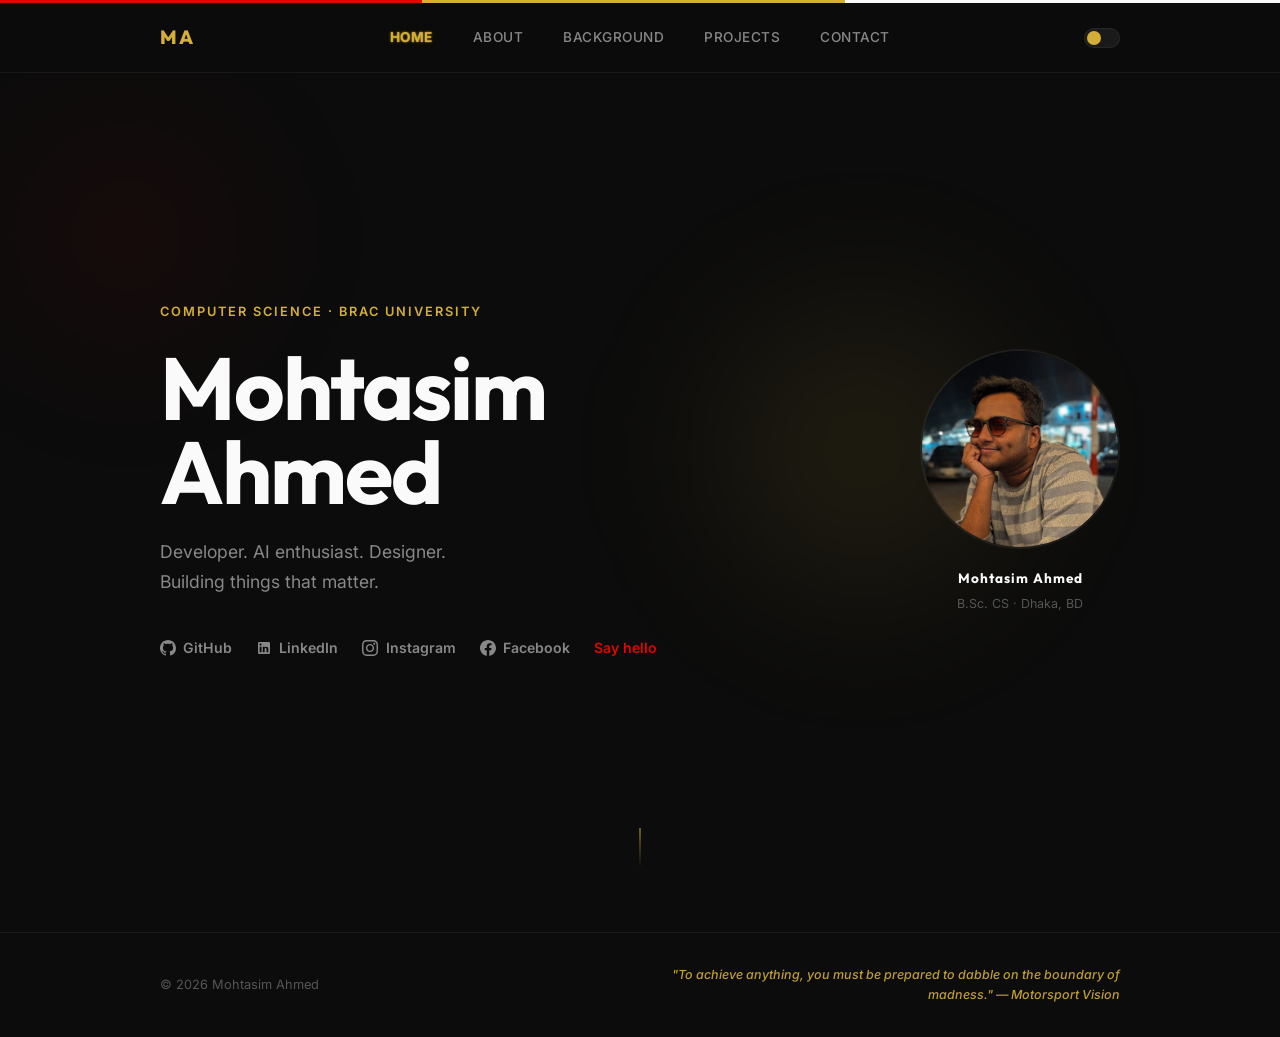
<file: index.html>
<!DOCTYPE html>
<html lang="en" data-theme="dark">
<head>
    <meta charset="UTF-8">
    <meta name="viewport" content="width=device-width, initial-scale=1.0">
    <meta name="description" content="Mohtasim Ahmed — CS Student, Developer, Creator">
    <title>Mohtasim Ahmed</title>
    <link rel="icon" type="image/svg+xml" href="favicon.svg">
    <link rel="alternate icon" type="image/png" href="favicon.png">
    <link rel="apple-touch-icon" href="favicon.png">
    <link rel="preconnect" href="https://fonts.googleapis.com">
    <link rel="preconnect" href="https://fonts.gstatic.com" crossorigin>
    <link href="https://fonts.googleapis.com/css2?family=Inter:wght@300;400;500;600;700&family=Outfit:wght@500;600;700;800&display=swap" rel="stylesheet">
    <link rel="stylesheet" href="style.css">
</head>
<body>

    <div class="racing-stripe"></div>

    <header class="navbar" id="navbar">
        <div class="container nav-container">
            <a href="index.html" class="nav-logo">MA</a>
            <nav class="nav-links" id="nav-links">
                <a href="index.html" class="nav-link">Home</a>
                <a href="about.html" class="nav-link">About</a>
                <a href="experience.html" class="nav-link">Background</a>
                <a href="projects.html" class="nav-link">Projects</a>
                <a href="contact.html" class="nav-link">Contact</a>
            </nav>
            <div class="nav-actions">
                <button class="theme-toggle" id="theme-toggle" aria-label="Toggle Theme">
                    <span class="toggle-track">
                        <span class="toggle-thumb" id="toggle-thumb"></span>
                    </span>
                </button>
                <button class="mobile-toggle" id="mobile-toggle" aria-label="Menu">
                    <span class="hamburger"></span>
                </button>
            </div>
        </div>
    </header>

    <main>
        <section class="hero-section">
            <div class="container hero-container">
                <div class="hero-content">
                    <p class="hero-label">Computer Science · BRAC University</p>
                    <h1 class="hero-title">Mohtasim<br>Ahmed</h1>
                    <p class="hero-bio">Developer. AI enthusiast. Designer.<br>Building things that matter.</p>
                    
                    <div class="hero-links">
                        <a href="https://github.com/Brownspite" target="_blank" class="hero-link">
                            <svg class="social-icon" viewBox="0 0 24 24"><path d="M12 0C5.37 0 0 5.37 0 12c0 5.31 3.435 9.795 8.205 11.385.6.105.825-.255.825-.57 0-.285-.015-1.23-.015-2.235-3.015.555-3.795-.735-4.035-1.41-.135-.345-.72-1.41-1.23-1.695-.42-.225-1.02-.78-.015-.795.945-.015 1.62.87 1.845 1.23 1.08 1.815 2.805 1.305 3.495.99.105-.78.42-1.305.765-1.605-2.67-.3-5.46-1.335-5.46-5.925 0-1.305.465-2.385 1.23-3.225-.12-.3-.54-1.53.12-3.18 0 0 1.005-.315 3.3 1.23.96-.27 1.98-.405 3-.405s2.04.135 3 .405c2.295-1.56 3.3-1.23 3.3-1.23.66 1.65.24 2.88.12 3.18.765.84 1.23 1.905 1.23 3.225 0 4.605-2.805 5.625-5.475 5.925.435.375.81 1.095.81 2.22 0 1.605-.015 2.895-.015 3.3 0 .315.225.69.825.57A12.02 12.02 0 0024 12c0-6.63-5.37-12-12-12z"/></svg>
                            GitHub
                        </a>
                        <a href="https://www.linkedin.com/in/mohtasim-ahmed-0a634a277/" target="_blank" class="hero-link">
                            <svg class="social-icon" viewBox="0 0 24 24"><path d="M19 3a2 2 0 0 1 2 2v14a2 2 0 0 1-2 2H5a2 2 0 0 1-2-2V5a2 2 0 0 1 2-2h14m-.5 15.5v-5.3a3.26 3.26 0 0 0-3.26-3.26c-.85 0-1.84.52-2.28 1.3v-1.11h-2.79v8.37h2.79v-4.93c0-.77.62-1.4 1.39-1.4a1.4 1.4 0 0 1 1.4 1.4v4.93h2.75M6.88 8.56a1.68 1.68 0 0 0 1.68-1.68c0-.93-.75-1.69-1.68-1.69a1.69 1.69 0 0 0-1.69 1.69c0 .93.76 1.68 1.69 1.68m1.39 9.94v-8.37H5.5v8.37h2.77z"/></svg>
                            LinkedIn
                        </a>
                        <a href="https://www.instagram.com/arekta_rock_fan/" target="_blank" class="hero-link">
                            <svg class="social-icon" viewBox="0 0 24 24"><path d="M12 2.163c3.204 0 3.584.012 4.85.07 3.252.148 4.771 1.691 4.919 4.919.058 1.265.069 1.645.069 4.849 0 3.205-.012 3.584-.069 4.849-.149 3.225-1.664 4.771-4.919 4.919-1.266.058-1.644.07-4.85.07-3.204 0-3.584-.012-4.849-.07-3.26-.149-4.771-1.699-4.919-4.92-.058-1.265-.07-1.644-.07-4.849 0-3.204.013-3.583.07-4.849.149-3.227 1.664-4.771 4.919-4.919 1.266-.057 1.645-.069 4.849-.069zm0-2.163c-3.259 0-3.667.014-4.947.072-4.358.2-6.78 2.618-6.98 6.98-.059 1.281-.073 1.689-.073 4.948 0 3.259.014 3.668.072 4.948.2 4.358 2.618 6.78 6.98 6.98 1.281.058 1.689.072 4.948.072 3.259 0 3.668-.014 4.948-.072 4.354-.2 6.782-2.618 6.979-6.98.059-1.28.073-1.689.073-4.948 0-3.259-.014-3.667-.072-4.947-.196-4.354-2.617-6.78-6.979-6.98-1.281-.059-1.69-.073-4.949-.073zm0 5.838c-3.403 0-6.162 2.759-6.162 6.162s2.759 6.163 6.162 6.163 6.162-2.759 6.162-6.163c0-3.403-2.759-6.162-6.162-6.162zm0 10.162c-2.209 0-4-1.79-4-4 0-2.209 1.791-4 4-4s4 1.791 4 4c0 2.21-1.791 4-4 4zm6.406-11.845c-.796 0-1.441.645-1.441 1.44s.645 1.44 1.441 1.44c.795 0 1.439-.645 1.439-1.44s-.644-1.44-1.439-1.44z"/></svg>
                            Instagram
                        </a>
                        <a href="https://www.facebook.com/mohtasimahmed.sami.1/" target="_blank" class="hero-link">
                            <svg class="social-icon" viewBox="0 0 24 24"><path d="M24 12.073c0-6.627-5.373-12-12-12s-12 5.373-12 12c0 5.99 4.388 10.954 10.125 11.854v-8.385H7.078v-3.47h3.047V9.43c0-3.007 1.792-4.669 4.533-4.669 1.312 0 2.686.235 2.686.235v2.953H15.83c-1.491 0-1.956.925-1.956 1.874v2.25h3.328l-.532 3.47h-2.796v8.385C19.612 23.027 24 18.062 24 12.073z"/></svg>
                            Facebook
                        </a>
                        <a href="contact.html" class="hero-link accent">Say hello</a>
                    </div>
                </div>

                <div class="hero-visual">
                    <div class="profile-photo-wrap">
                        <img src="profile.jpg" alt="Mohtasim Ahmed" class="profile-img">
                    </div>
                    <div class="hero-card">
                        <span class="card-name">Mohtasim Ahmed</span>
                        <span class="card-detail">B.Sc. CS · Dhaka, BD</span>
                    </div>
                </div>
            </div>

            <div class="scroll-hint">
                <div class="scroll-line"></div>
            </div>
        </section>
    </main>

    <footer class="footer">
        <div class="container footer-container">
            <span>© 2026 Mohtasim Ahmed</span>
            <span class="footer-tagline" id="daily-quote"></span>
        </div>
    </footer>

    <script src="script.js"></script>
</body>
</html>
</file>
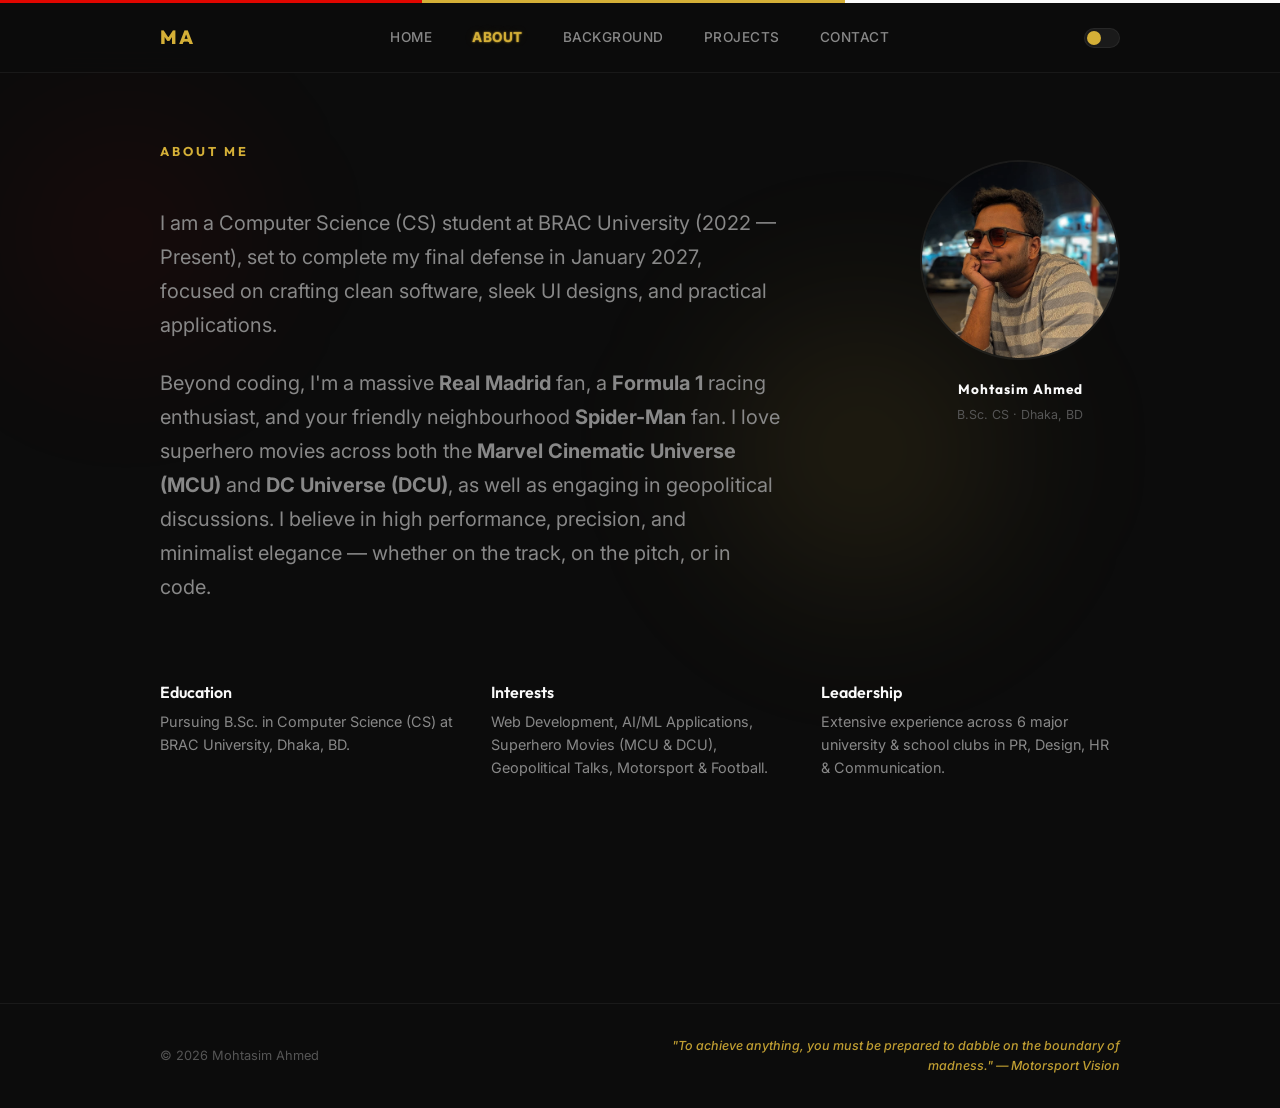
<file: about.html>
<!DOCTYPE html>
<html lang="en" data-theme="dark">
<head>
    <meta charset="UTF-8">
    <meta name="viewport" content="width=device-width, initial-scale=1.0">
    <meta name="description" content="About Mohtasim Ahmed — CS Student, Developer, Real Madrid & F1 Enthusiast">
    <title>About — Mohtasim Ahmed</title>
    <link rel="icon" type="image/svg+xml" href="favicon.svg">
    <link rel="alternate icon" type="image/png" href="favicon.png">
    <link rel="apple-touch-icon" href="favicon.png">
    <link rel="preconnect" href="https://fonts.googleapis.com">
    <link rel="preconnect" href="https://fonts.gstatic.com" crossorigin>
    <link href="https://fonts.googleapis.com/css2?family=Inter:wght@300;400;500;600;700&family=Outfit:wght@500;600;700;800&display=swap" rel="stylesheet">
    <link rel="stylesheet" href="style.css">
</head>
<body>

    <div class="racing-stripe"></div>

    <header class="navbar" id="navbar">
        <div class="container nav-container">
            <a href="index.html" class="nav-logo">MA</a>
            <nav class="nav-links" id="nav-links">
                <a href="index.html" class="nav-link">Home</a>
                <a href="about.html" class="nav-link">About</a>
                <a href="experience.html" class="nav-link">Background</a>
                <a href="projects.html" class="nav-link">Projects</a>
                <a href="contact.html" class="nav-link">Contact</a>
            </nav>
            <div class="nav-actions">
                <button class="theme-toggle" id="theme-toggle" aria-label="Toggle Theme">
                    <span class="toggle-track">
                        <span class="toggle-thumb" id="toggle-thumb"></span>
                    </span>
                </button>
                <button class="mobile-toggle" id="mobile-toggle" aria-label="Menu">
                    <span class="hamburger"></span>
                </button>
            </div>
        </div>
    </header>

    <main class="page-content">
        <section class="about-section" style="border-top: none; padding-top: 0;">
            <div class="container">
                <div class="about-hero-container">
                    <div class="about-hero-content">
                        <h1 class="section-title">About Me</h1>
                        <div class="about-text">
                            <p style="margin-bottom: 1.5rem;">
                                I am a Computer Science (CS) student at BRAC University (2022 — Present), set to complete my final defense in January 2027, focused on crafting clean software, sleek UI designs, and practical applications.
                            </p>
                            <p style="margin-bottom: 1.5rem;">
                                Beyond coding, I'm a massive <strong>Real Madrid</strong> fan, a <strong>Formula 1</strong> racing enthusiast, and your friendly neighbourhood <strong>Spider-Man</strong> fan. I love superhero movies across both the <strong>Marvel Cinematic Universe (MCU)</strong> and <strong>DC Universe (DCU)</strong>, as well as engaging in geopolitical discussions. I believe in high performance, precision, and minimalist elegance — whether on the track, on the pitch, or in code.
                            </p>
                        </div>
                    </div>

                    <div class="hero-visual" style="margin-top: 1rem;">
                        <div class="profile-photo-wrap">
                            <img src="profile.jpg" alt="Mohtasim Ahmed" class="profile-img">
                        </div>
                        <div class="hero-card">
                            <span class="card-name">Mohtasim Ahmed</span>
                            <span class="card-detail">B.Sc. CS · Dhaka, BD</span>
                        </div>
                    </div>
                </div>

                <div class="about-grid">
                    <div class="about-item">
                        <h3>Education</h3>
                        <p>Pursuing B.Sc. in Computer Science (CS) at BRAC University, Dhaka, BD.</p>
                    </div>
                    <div class="about-item">
                        <h3>Interests</h3>
                        <p>Web Development, AI/ML Applications, Superhero Movies (MCU & DCU), Geopolitical Talks, Motorsport & Football.</p>
                    </div>
                    <div class="about-item">
                        <h3>Leadership</h3>
                        <p>Extensive experience across 6 major university & school clubs in PR, Design, HR & Communication.</p>
                    </div>
                </div>
            </div>
        </section>
    </main>

    <footer class="footer">
        <div class="container footer-container">
            <span>© 2026 Mohtasim Ahmed</span>
            <span class="footer-tagline" id="daily-quote"></span>
        </div>
    </footer>

    <script src="script.js"></script>
</body>
</html>
</file>
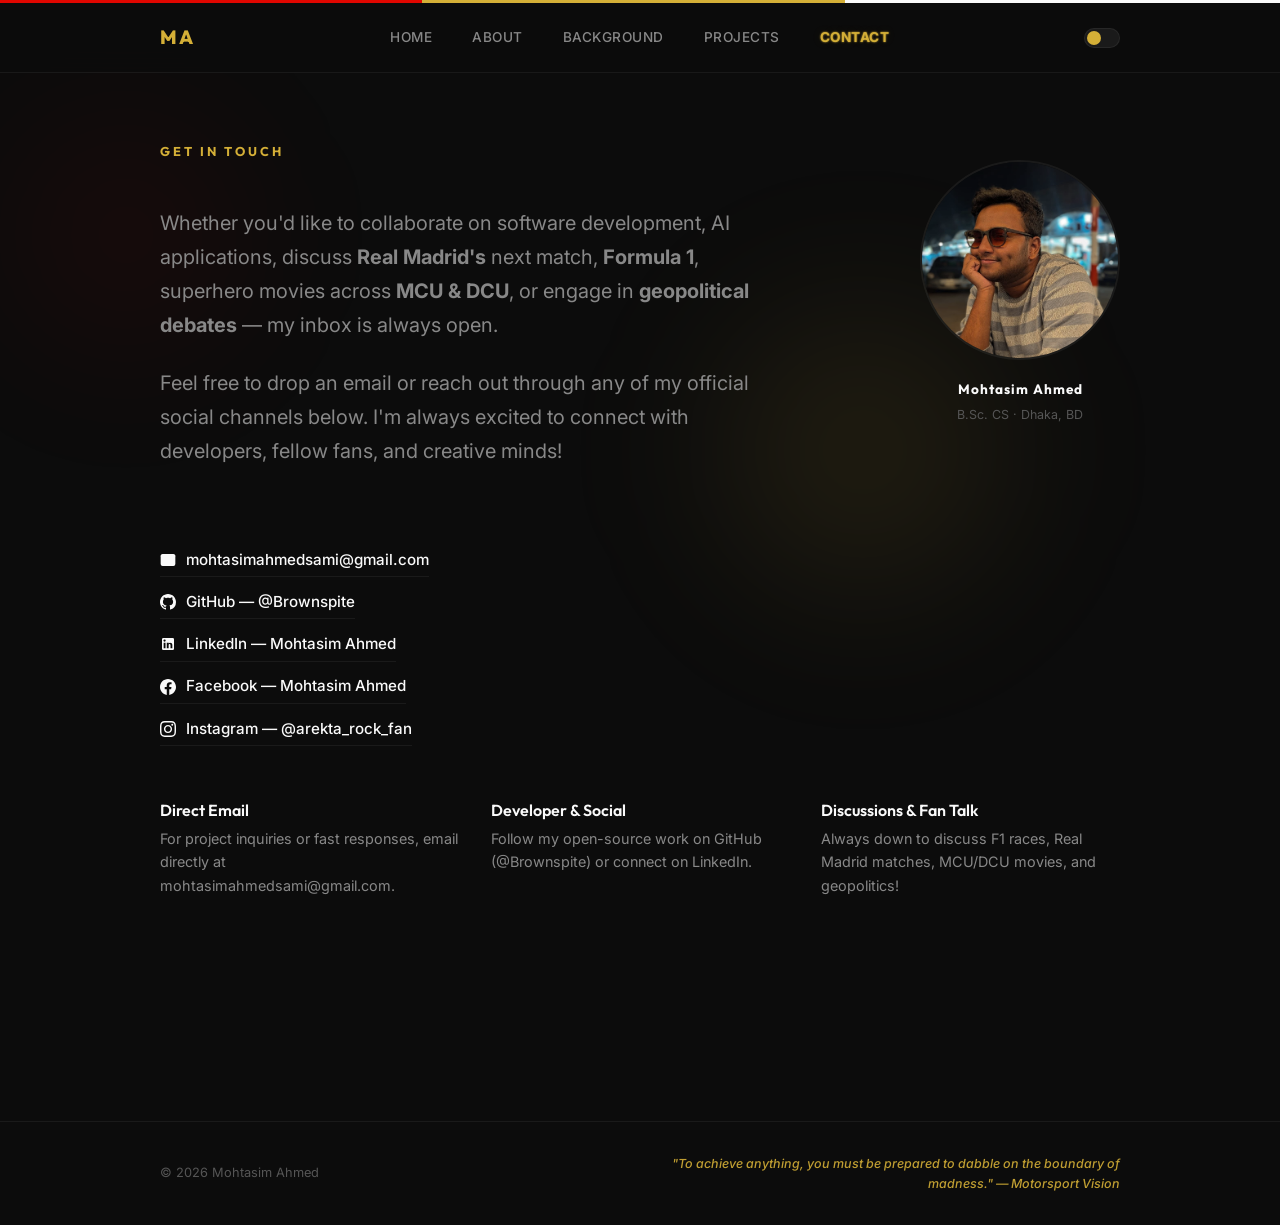
<file: contact.html>
<!DOCTYPE html>
<html lang="en" data-theme="dark">
<head>
    <meta charset="UTF-8">
    <meta name="viewport" content="width=device-width, initial-scale=1.0">
    <meta name="description" content="Contact Mohtasim Ahmed — Email & Social Links">
    <title>Contact — Mohtasim Ahmed</title>
    <link rel="icon" type="image/svg+xml" href="favicon.svg">
    <link rel="alternate icon" type="image/png" href="favicon.png">
    <link rel="apple-touch-icon" href="favicon.png">
    <link rel="preconnect" href="https://fonts.googleapis.com">
    <link rel="preconnect" href="https://fonts.gstatic.com" crossorigin>
    <link href="https://fonts.googleapis.com/css2?family=Inter:wght@300;400;500;600;700&family=Outfit:wght@500;600;700;800&display=swap" rel="stylesheet">
    <link rel="stylesheet" href="style.css">
</head>
<body>

    <div class="racing-stripe"></div>

    <header class="navbar" id="navbar">
        <div class="container nav-container">
            <a href="index.html" class="nav-logo">MA</a>
            <nav class="nav-links" id="nav-links">
                <a href="index.html" class="nav-link">Home</a>
                <a href="about.html" class="nav-link">About</a>
                <a href="experience.html" class="nav-link">Background</a>
                <a href="projects.html" class="nav-link">Projects</a>
                <a href="contact.html" class="nav-link">Contact</a>
            </nav>
            <div class="nav-actions">
                <button class="theme-toggle" id="theme-toggle" aria-label="Toggle Theme">
                    <span class="toggle-track">
                        <span class="toggle-thumb" id="toggle-thumb"></span>
                    </span>
                </button>
                <button class="mobile-toggle" id="mobile-toggle" aria-label="Menu">
                    <span class="hamburger"></span>
                </button>
            </div>
        </div>
    </header>

    <main class="page-content">
        <section class="contact-section" style="border-top: none; padding-top: 0;">
            <div class="container">
                <div class="about-hero-container">
                    <div class="about-hero-content">
                        <h1 class="section-title">Get in Touch</h1>
                        <div class="about-text">
                            <p style="margin-bottom: 1.5rem;">
                                Whether you'd like to collaborate on software development, AI applications, discuss <strong>Real Madrid's</strong> next match, <strong>Formula 1</strong>, superhero movies across <strong>MCU & DCU</strong>, or engage in <strong>geopolitical debates</strong> — my inbox is always open.
                            </p>
                            <p style="margin-bottom: 1.5rem;">
                                Feel free to drop an email or reach out through any of my official social channels below. I'm always excited to connect with developers, fellow fans, and creative minds!
                            </p>
                        </div>
                    </div>

                    <div class="hero-visual" style="margin-top: 1rem;">
                        <div class="profile-photo-wrap">
                            <img src="profile.jpg" alt="Mohtasim Ahmed" class="profile-img">
                        </div>
                        <div class="hero-card">
                            <span class="card-name">Mohtasim Ahmed</span>
                            <span class="card-detail">B.Sc. CS · Dhaka, BD</span>
                        </div>
                    </div>
                </div>

                <div class="contact-links" style="margin-bottom: 3.5rem;">
                    <a href="mailto:mohtasimahmedsami@gmail.com" class="contact-link">
                        <svg class="social-icon" viewBox="0 0 24 24" fill="none" stroke="currentColor" stroke-width="2" stroke-linecap="round" stroke-linejoin="round"><path d="M4 4h16c1.1 0 2 .9 2 2v12c0 1.1-.9 2-2 2H4c-1.1 0-2-.9-2-2V6c0-1.1.9-2 2-2z"></path><polyline points="22,6 12,13 2,6"></polyline></svg>
                        mohtasimahmedsami@gmail.com
                    </a>
                    <a href="https://github.com/Brownspite" target="_blank" class="contact-link">
                        <svg class="social-icon" viewBox="0 0 24 24"><path d="M12 0C5.37 0 0 5.37 0 12c0 5.31 3.435 9.795 8.205 11.385.6.105.825-.255.825-.57 0-.285-.015-1.23-.015-2.235-3.015.555-3.795-.735-4.035-1.41-.135-.345-.72-1.41-1.23-1.695-.42-.225-1.02-.78-.015-.795.945-.015 1.62.87 1.845 1.23 1.08 1.815 2.805 1.305 3.495.99.105-.78.42-1.305.765-1.605-2.67-.3-5.46-1.335-5.46-5.925 0-1.305.465-2.385 1.23-3.225-.12-.3-.54-1.53.12-3.18 0 0 1.005-.315 3.3 1.23.96-.27 1.98-.405 3-.405s2.04.135 3 .405c2.295-1.56 3.3-1.23 3.3-1.23.66 1.65.24 2.88.12 3.18.765.84 1.23 1.905 1.23 3.225 0 4.605-2.805 5.625-5.475 5.925.435.375.81 1.095.81 2.22 0 1.605-.015 2.895-.015 3.3 0 .315.225.69.825.57A12.02 12.02 0 0024 12c0-6.63-5.37-12-12-12z"/></svg>
                        GitHub — @Brownspite
                    </a>
                    <a href="https://www.linkedin.com/in/mohtasim-ahmed-0a634a277/" target="_blank" class="contact-link">
                        <svg class="social-icon" viewBox="0 0 24 24"><path d="M19 3a2 2 0 0 1 2 2v14a2 2 0 0 1-2 2H5a2 2 0 0 1-2-2V5a2 2 0 0 1 2-2h14m-.5 15.5v-5.3a3.26 3.26 0 0 0-3.26-3.26c-.85 0-1.84.52-2.28 1.3v-1.11h-2.79v8.37h2.79v-4.93c0-.77.62-1.4 1.39-1.4a1.4 1.4 0 0 1 1.4 1.4v4.93h2.75M6.88 8.56a1.68 1.68 0 0 0 1.68-1.68c0-.93-.75-1.69-1.68-1.69a1.69 1.69 0 0 0-1.69 1.69c0 .93.76 1.68 1.69 1.68m1.39 9.94v-8.37H5.5v8.37h2.77z"/></svg>
                        LinkedIn — Mohtasim Ahmed
                    </a>
                    <a href="https://www.facebook.com/mohtasimahmed.sami.1/" target="_blank" class="contact-link">
                        <svg class="social-icon" viewBox="0 0 24 24"><path d="M24 12.073c0-6.627-5.373-12-12-12s-12 5.373-12 12c0 5.99 4.388 10.954 10.125 11.854v-8.385H7.078v-3.47h3.047V9.43c0-3.007 1.792-4.669 4.533-4.669 1.312 0 2.686.235 2.686.235v2.953H15.83c-1.491 0-1.956.925-1.956 1.874v2.25h3.328l-.532 3.47h-2.796v8.385C19.612 23.027 24 18.062 24 12.073z"/></svg>
                        Facebook — Mohtasim Ahmed
                    </a>
                    <a href="https://www.instagram.com/arekta_rock_fan/" target="_blank" class="contact-link">
                        <svg class="social-icon" viewBox="0 0 24 24"><path d="M12 2.163c3.204 0 3.584.012 4.85.07 3.252.148 4.771 1.691 4.919 4.919.058 1.265.069 1.645.069 4.849 0 3.205-.012 3.584-.069 4.849-.149 3.225-1.664 4.771-4.919 4.919-1.266.058-1.644.07-4.85.07-3.204 0-3.584-.012-4.849-.07-3.26-.149-4.771-1.699-4.919-4.92-.058-1.265-.07-1.644-.07-4.849 0-3.204.013-3.583.07-4.849.149-3.227 1.664-4.771 4.919-4.919 1.266-.057 1.645-.069 4.849-.069zm0-2.163c-3.259 0-3.667.014-4.947.072-4.358.2-6.78 2.618-6.98 6.98-.059 1.281-.073 1.689-.073 4.948 0 3.259.014 3.668.072 4.948.2 4.358 2.618 6.78 6.98 6.98 1.281.058 1.689.072 4.948.072 3.259 0 3.668-.014 4.948-.072 4.354-.2 6.782-2.618 6.979-6.98.059-1.28.073-1.689.073-4.948 0-3.259-.014-3.667-.072-4.947-.196-4.354-2.617-6.78-6.979-6.98-1.281-.059-1.69-.073-4.949-.073zm0 5.838c-3.403 0-6.162 2.759-6.162 6.162s2.759 6.163 6.162 6.163 6.162-2.759 6.162-6.163c0-3.403-2.759-6.162-6.162-6.162zm0 10.162c-2.209 0-4-1.79-4-4 0-2.209 1.791-4 4-4s4 1.791 4 4c0 2.21-1.791 4-4 4zm6.406-11.845c-.796 0-1.441.645-1.441 1.44s.645 1.44 1.441 1.44c.795 0 1.439-.645 1.439-1.44s-.644-1.44-1.439-1.44z"/></svg>
                        Instagram — @arekta_rock_fan
                    </a>
                </div>

                <div class="about-grid">
                    <div class="about-item">
                        <h3>Direct Email</h3>
                        <p>For project inquiries or fast responses, email directly at mohtasimahmedsami@gmail.com.</p>
                    </div>
                    <div class="about-item">
                        <h3>Developer & Social</h3>
                        <p>Follow my open-source work on GitHub (@Brownspite) or connect on LinkedIn.</p>
                    </div>
                    <div class="about-item">
                        <h3>Discussions & Fan Talk</h3>
                        <p>Always down to discuss F1 races, Real Madrid matches, MCU/DCU movies, and geopolitics!</p>
                    </div>
                </div>
            </div>
        </section>
    </main>

    <footer class="footer">
        <div class="container footer-container">
            <span>© 2026 Mohtasim Ahmed</span>
            <span class="footer-tagline" id="daily-quote"></span>
        </div>
    </footer>

    <script src="script.js"></script>
</body>
</html>
</file>
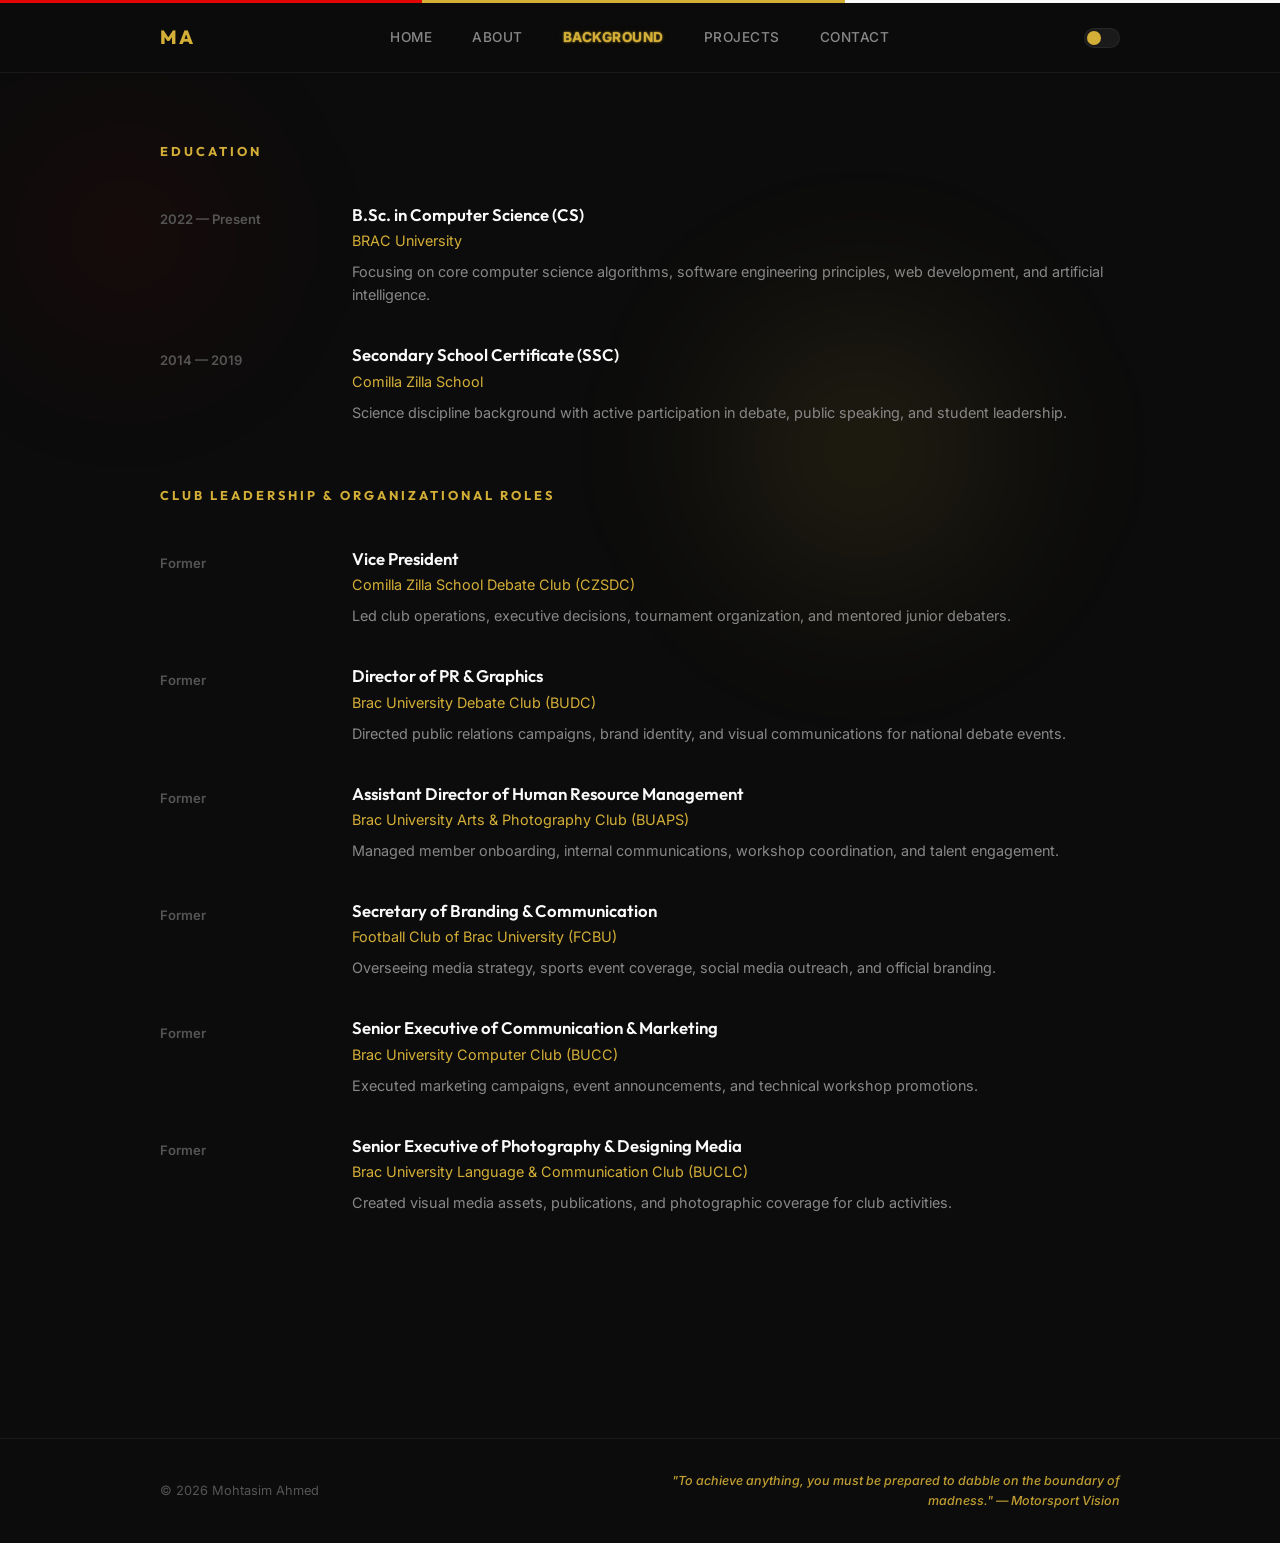
<file: experience.html>
<!DOCTYPE html>
<html lang="en" data-theme="dark">
<head>
    <meta charset="UTF-8">
    <meta name="viewport" content="width=device-width, initial-scale=1.0">
    <meta name="description" content="Background & Experience of Mohtasim Ahmed — Education & Club Leadership">
    <title>Background — Mohtasim Ahmed</title>
    <link rel="icon" type="image/svg+xml" href="favicon.svg">
    <link rel="alternate icon" type="image/png" href="favicon.png">
    <link rel="apple-touch-icon" href="favicon.png">
    <link rel="preconnect" href="https://fonts.googleapis.com">
    <link rel="preconnect" href="https://fonts.gstatic.com" crossorigin>
    <link href="https://fonts.googleapis.com/css2?family=Inter:wght@300;400;500;600;700&family=Outfit:wght@500;600;700;800&display=swap" rel="stylesheet">
    <link rel="stylesheet" href="style.css">
</head>
<body>

    <div class="racing-stripe"></div>

    <header class="navbar" id="navbar">
        <div class="container nav-container">
            <a href="index.html" class="nav-logo">MA</a>
            <nav class="nav-links" id="nav-links">
                <a href="index.html" class="nav-link">Home</a>
                <a href="about.html" class="nav-link">About</a>
                <a href="experience.html" class="nav-link">Background</a>
                <a href="projects.html" class="nav-link">Projects</a>
                <a href="contact.html" class="nav-link">Contact</a>
            </nav>
            <div class="nav-actions">
                <button class="theme-toggle" id="theme-toggle" aria-label="Toggle Theme">
                    <span class="toggle-track">
                        <span class="toggle-thumb" id="toggle-thumb"></span>
                    </span>
                </button>
                <button class="mobile-toggle" id="mobile-toggle" aria-label="Menu">
                    <span class="hamburger"></span>
                </button>
            </div>
        </div>
    </header>

    <main class="page-content">
        <section class="experience-section" style="border-top: none; padding-top: 0;">
            <div class="container">
                <h1 class="section-title">Education</h1>
                
                <div class="exp-list" style="margin-bottom: 4rem;">
                    <div class="exp-row">
                        <span class="exp-date">2022 — Present</span>
                        <div class="exp-details">
                            <h3>B.Sc. in Computer Science (CS)</h3>
                            <p class="exp-org">BRAC University</p>
                            <p class="exp-desc">Focusing on core computer science algorithms, software engineering principles, web development, and artificial intelligence.</p>
                        </div>
                    </div>
                    <div class="exp-row">
                        <span class="exp-date">2014 — 2019</span>
                        <div class="exp-details">
                            <h3>Secondary School Certificate (SSC)</h3>
                            <p class="exp-org">Comilla Zilla School</p>
                            <p class="exp-desc">Science discipline background with active participation in debate, public speaking, and student leadership.</p>
                        </div>
                    </div>
                </div>

                <h2 class="section-title">Club Leadership & Organizational Roles</h2>

                <div class="exp-list">
                    <div class="exp-row">
                        <span class="exp-date">Former</span>
                        <div class="exp-details">
                            <h3>Vice President</h3>
                            <p class="exp-org">Comilla Zilla School Debate Club (CZSDC)</p>
                            <p class="exp-desc">Led club operations, executive decisions, tournament organization, and mentored junior debaters.</p>
                        </div>
                    </div>

                    <div class="exp-row">
                        <span class="exp-date">Former</span>
                        <div class="exp-details">
                            <h3>Director of PR & Graphics</h3>
                            <p class="exp-org">Brac University Debate Club (BUDC)</p>
                            <p class="exp-desc">Directed public relations campaigns, brand identity, and visual communications for national debate events.</p>
                        </div>
                    </div>

                    <div class="exp-row">
                        <span class="exp-date">Former</span>
                        <div class="exp-details">
                            <h3>Assistant Director of Human Resource Management</h3>
                            <p class="exp-org">Brac University Arts & Photography Club (BUAPS)</p>
                            <p class="exp-desc">Managed member onboarding, internal communications, workshop coordination, and talent engagement.</p>
                        </div>
                    </div>

                    <div class="exp-row">
                        <span class="exp-date">Former</span>
                        <div class="exp-details">
                            <h3>Secretary of Branding & Communication</h3>
                            <p class="exp-org">Football Club of Brac University (FCBU)</p>
                            <p class="exp-desc">Overseeing media strategy, sports event coverage, social media outreach, and official branding.</p>
                        </div>
                    </div>

                    <div class="exp-row">
                        <span class="exp-date">Former</span>
                        <div class="exp-details">
                            <h3>Senior Executive of Communication & Marketing</h3>
                            <p class="exp-org">Brac University Computer Club (BUCC)</p>
                            <p class="exp-desc">Executed marketing campaigns, event announcements, and technical workshop promotions.</p>
                        </div>
                    </div>

                    <div class="exp-row">
                        <span class="exp-date">Former</span>
                        <div class="exp-details">
                            <h3>Senior Executive of Photography & Designing Media</h3>
                            <p class="exp-org">Brac University Language & Communication Club (BUCLC)</p>
                            <p class="exp-desc">Created visual media assets, publications, and photographic coverage for club activities.</p>
                        </div>
                    </div>
                </div>

            </div>
        </section>
    </main>

    <footer class="footer">
        <div class="container footer-container">
            <span>© 2026 Mohtasim Ahmed</span>
            <span class="footer-tagline" id="daily-quote"></span>
        </div>
    </footer>

    <script src="script.js"></script>
</body>
</html>
</file>
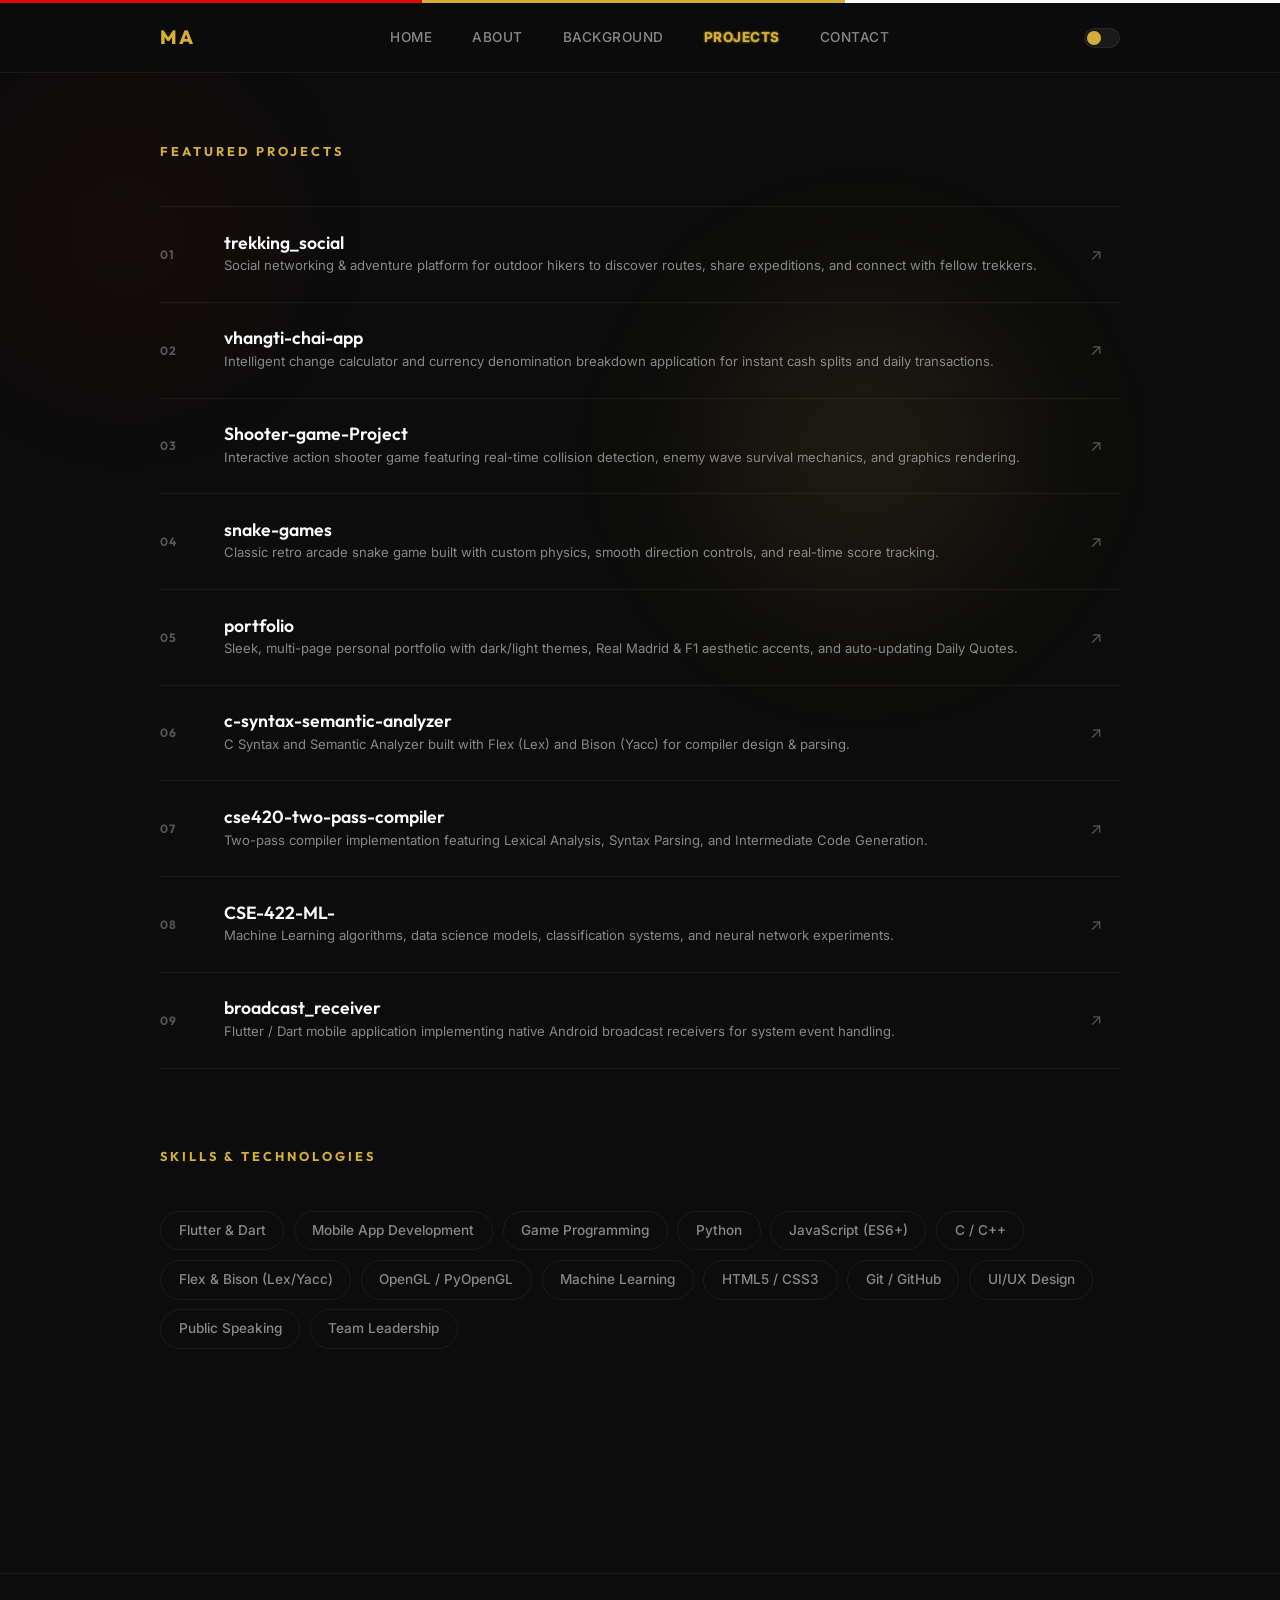
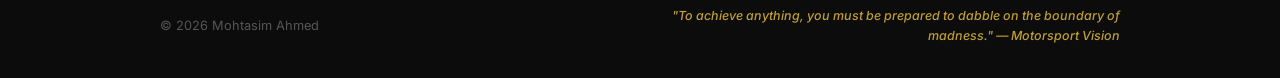
<file: projects.html>
<!DOCTYPE html>
<html lang="en" data-theme="dark">
<head>
    <meta charset="UTF-8">
    <meta name="viewport" content="width=device-width, initial-scale=1.0">
    <meta name="description" content="Featured Projects & Technical Applications by Mohtasim Ahmed">
    <title>Projects — Mohtasim Ahmed</title>
    <link rel="icon" type="image/svg+xml" href="favicon.svg">
    <link rel="alternate icon" type="image/png" href="favicon.png">
    <link rel="apple-touch-icon" href="favicon.png">
    <link rel="preconnect" href="https://fonts.googleapis.com">
    <link rel="preconnect" href="https://fonts.gstatic.com" crossorigin>
    <link href="https://fonts.googleapis.com/css2?family=Inter:wght@300;400;500;600;700&family=Outfit:wght@500;600;700;800&display=swap" rel="stylesheet">
    <link rel="stylesheet" href="style.css">
</head>
<body>

    <div class="racing-stripe"></div>

    <header class="navbar" id="navbar">
        <div class="container nav-container">
            <a href="index.html" class="nav-logo">MA</a>
            <nav class="nav-links" id="nav-links">
                <a href="index.html" class="nav-link">Home</a>
                <a href="about.html" class="nav-link">About</a>
                <a href="experience.html" class="nav-link">Background</a>
                <a href="projects.html" class="nav-link">Projects</a>
                <a href="contact.html" class="nav-link">Contact</a>
            </nav>
            <div class="nav-actions">
                <button class="theme-toggle" id="theme-toggle" aria-label="Toggle Theme">
                    <span class="toggle-track">
                        <span class="toggle-thumb" id="toggle-thumb"></span>
                    </span>
                </button>
                <button class="mobile-toggle" id="mobile-toggle" aria-label="Menu">
                    <span class="hamburger"></span>
                </button>
            </div>
        </div>
    </header>

    <main class="page-content">
        <section class="projects-section" style="border-top: none; padding-top: 0;">
            <div class="container">
                <h1 class="section-title">Featured Projects</h1>

                <div class="project-list" style="margin-bottom: 5rem;">
                    <!-- Core Personal Flagship Projects -->
                    <a href="https://trekking-social.vercel.app/" target="_blank" class="project-row">
                        <span class="project-num">01</span>
                        <div class="project-info">
                            <h3>trekking_social</h3>
                            <p>Social networking & adventure platform for outdoor hikers to discover routes, share expeditions, and connect with fellow trekkers.</p>
                        </div>
                        <span class="project-arrow">↗</span>
                    </a>

                    <a href="https://github.com/Brownspite/vhangti-chai-app" target="_blank" class="project-row">
                        <span class="project-num">02</span>
                        <div class="project-info">
                            <h3>vhangti-chai-app</h3>
                            <p>Intelligent change calculator and currency denomination breakdown application for instant cash splits and daily transactions.</p>
                        </div>
                        <span class="project-arrow">↗</span>
                    </a>

                    <a href="https://github.com/Brownspite/Shooter-game-Project" target="_blank" class="project-row">
                        <span class="project-num">03</span>
                        <div class="project-info">
                            <h3>Shooter-game-Project</h3>
                            <p>Interactive action shooter game featuring real-time collision detection, enemy wave survival mechanics, and graphics rendering.</p>
                        </div>
                        <span class="project-arrow">↗</span>
                    </a>

                    <a href="https://github.com/Brownspite/snake-games" target="_blank" class="project-row">
                        <span class="project-num">04</span>
                        <div class="project-info">
                            <h3>snake-games</h3>
                            <p>Classic retro arcade snake game built with custom physics, smooth direction controls, and real-time score tracking.</p>
                        </div>
                        <span class="project-arrow">↗</span>
                    </a>

                    <a href="https://github.com/Brownspite/portfolio" target="_blank" class="project-row">
                        <span class="project-num">05</span>
                        <div class="project-info">
                            <h3>portfolio</h3>
                            <p>Sleek, multi-page personal portfolio with dark/light themes, Real Madrid & F1 aesthetic accents, and auto-updating Daily Quotes.</p>
                        </div>
                        <span class="project-arrow">↗</span>
                    </a>

                    <!-- Compiler & Systems Projects -->
                    <a href="https://github.com/Brownspite/c-syntax-semantic-analyzer" target="_blank" class="project-row">
                        <span class="project-num">06</span>
                        <div class="project-info">
                            <h3>c-syntax-semantic-analyzer</h3>
                            <p>C Syntax and Semantic Analyzer built with Flex (Lex) and Bison (Yacc) for compiler design & parsing.</p>
                        </div>
                        <span class="project-arrow">↗</span>
                    </a>

                    <a href="https://github.com/Brownspite/cse420-two-pass-compiler" target="_blank" class="project-row">
                        <span class="project-num">07</span>
                        <div class="project-info">
                            <h3>cse420-two-pass-compiler</h3>
                            <p>Two-pass compiler implementation featuring Lexical Analysis, Syntax Parsing, and Intermediate Code Generation.</p>
                        </div>
                        <span class="project-arrow">↗</span>
                    </a>

                    <a href="https://github.com/Brownspite/CSE-422-ML-" target="_blank" class="project-row">
                        <span class="project-num">08</span>
                        <div class="project-info">
                            <h3>CSE-422-ML-</h3>
                            <p>Machine Learning algorithms, data science models, classification systems, and neural network experiments.</p>
                        </div>
                        <span class="project-arrow">↗</span>
                    </a>

                    <a href="https://github.com/Brownspite/broadcast_receiver" target="_blank" class="project-row">
                        <span class="project-num">09</span>
                        <div class="project-info">
                            <h3>broadcast_receiver</h3>
                            <p>Flutter / Dart mobile application implementing native Android broadcast receivers for system event handling.</p>
                        </div>
                        <span class="project-arrow">↗</span>
                    </a>
                </div>

                <h2 class="section-title">Skills & Technologies</h2>
                
                <div class="skills-grid">
                    <span class="skill-tag">Flutter & Dart</span>
                    <span class="skill-tag">Mobile App Development</span>
                    <span class="skill-tag">Game Programming</span>
                    <span class="skill-tag">Python</span>
                    <span class="skill-tag">JavaScript (ES6+)</span>
                    <span class="skill-tag">C / C++</span>
                    <span class="skill-tag">Flex & Bison (Lex/Yacc)</span>
                    <span class="skill-tag">OpenGL / PyOpenGL</span>
                    <span class="skill-tag">Machine Learning</span>
                    <span class="skill-tag">HTML5 / CSS3</span>
                    <span class="skill-tag">Git / GitHub</span>
                    <span class="skill-tag">UI/UX Design</span>
                    <span class="skill-tag">Public Speaking</span>
                    <span class="skill-tag">Team Leadership</span>
                </div>
            </div>
        </section>
    </main>

    <footer class="footer">
        <div class="container footer-container">
            <span>© 2026 Mohtasim Ahmed</span>
            <span class="footer-tagline" id="daily-quote"></span>
        </div>
    </footer>

    <script src="script.js"></script>
</body>
</html>
</file>
<file: style.css>
/* ==========================================================================
   Minimalist Portfolio — Real Madrid White/Gold + F1 Carbon Aesthetic
   ========================================================================== */

/* --------------------------------------------------------------------------
   Design Tokens
   -------------------------------------------------------------------------- */
:root[data-theme="dark"] {
    --bg-primary: #0c0c0c;
    --bg-secondary: #141414;
    --bg-card: #1a1a1a;
    --text-primary: #fafafa;
    --text-secondary: #888888;
    --text-muted: #555555;
    --accent: #d4af37;            /* Real Madrid gold */
    --accent-hover: #e6c44d;
    --accent-dim: rgba(212, 175, 55, 0.12);
    --border: rgba(255, 255, 255, 0.06);
    --border-hover: rgba(212, 175, 55, 0.3);
    --racing-red: #e10600;        /* F1 red */
    --nav-bg: rgba(12, 12, 12, 0.92);
}

:root[data-theme="light"] {
    --bg-primary: #f0ece4;         /* Warm parchment — not flat white */
    --bg-secondary: #e8e3da;
    --bg-card: #ddd8ce;
    --text-primary: #1a1a1a;
    --text-secondary: #555555;
    --text-muted: #888888;
    --accent: #b8941e;
    --accent-hover: #9a7a10;
    --accent-dim: rgba(184, 148, 30, 0.1);
    --border: rgba(0, 0, 0, 0.1);
    --border-hover: rgba(184, 148, 30, 0.35);
    --racing-red: #d40000;         /* Spider-Man red */
    --spidey-blue: #1a3c8a;       /* Spider-Man blue */
    --nav-bg: rgba(240, 236, 228, 0.92);
}

/* --------------------------------------------------------------------------
   Reset
   -------------------------------------------------------------------------- */
*, *::before, *::after {
    margin: 0;
    padding: 0;
    box-sizing: border-box;
}

html {
    scroll-behavior: smooth;
    font-family: 'Inter', system-ui, -apple-system, sans-serif;
    background: var(--bg-primary);
    color: var(--text-primary);
}

body {
    line-height: 1.6;
    overflow-x: hidden;
    transition: background-color 0.4s ease, color 0.4s ease;
}

a {
    color: inherit;
    text-decoration: none;
}

button {
    cursor: pointer;
    font-family: inherit;
    border: none;
    background: none;
}

h1, h2, h3 {
    font-family: 'Outfit', sans-serif;
    font-weight: 700;
    line-height: 1.1;
}

.container {
    width: 90%;
    max-width: 960px;
    margin: 0 auto;
}

::selection {
    background: var(--accent);
    color: #000;
}

/* --------------------------------------------------------------------------
   F1 Racing Stripe + Spider-Man accent at top
   -------------------------------------------------------------------------- */
.racing-stripe {
    position: fixed;
    top: 0;
    left: 0;
    width: 100%;
    height: 3px;
    background: linear-gradient(90deg,
        var(--racing-red) 0%,
        var(--racing-red) 33%,
        var(--accent) 33%,
        var(--accent) 66%,
        var(--text-primary) 66%,
        var(--text-primary) 100%
    );
    z-index: 9999;
}

/* --------------------------------------------------------------------------
   Atmospheric Background Touches: F1 Car, Spider-Man Web, Real Madrid Crown
   -------------------------------------------------------------------------- */
.bg-decorations {
    position: fixed;
    top: 0;
    left: 0;
    width: 100vw;
    height: 100vh;
    pointer-events: none;
    z-index: 0;
    overflow: hidden;
}



.bg-glow-rm {
    position: absolute;
    top: 25%;
    right: 15%;
    width: 450px;
    height: 450px;
    border-radius: 50%;
    background: radial-gradient(circle, var(--accent-dim) 0%, transparent 70%);
    filter: blur(60px);
}

.bg-glow-spidey {
    position: absolute;
    top: 5%;
    left: -5%;
    width: 380px;
    height: 380px;
    border-radius: 50%;
    background: radial-gradient(circle, rgba(225, 6, 0, 0.07) 0%, transparent 70%);
    filter: blur(60px);
}

main, header, footer {
    position: relative;
    z-index: 1;
}

/* --------------------------------------------------------------------------
   Navigation
   -------------------------------------------------------------------------- */
.navbar {
    position: fixed;
    top: 3px;
    left: 0;
    width: 100%;
    z-index: 1000;
    background: var(--nav-bg);
    backdrop-filter: blur(20px);
    -webkit-backdrop-filter: blur(20px);
    border-bottom: 1px solid var(--border);
}

.nav-container {
    display: flex;
    align-items: center;
    justify-content: space-between;
    padding: 1.2rem 0;
}

.nav-logo {
    font-family: 'Outfit', sans-serif;
    font-size: 1.2rem;
    font-weight: 800;
    letter-spacing: 2px;
    color: var(--accent);
}

.nav-links {
    display: flex;
    gap: 2.5rem;
}

.nav-link {
    font-size: 0.85rem;
    font-weight: 500;
    color: var(--text-secondary);
    letter-spacing: 0.5px;
    text-transform: uppercase;
    transition: all 0.25s ease;
    padding: 0.2rem 0;
}

.nav-link:hover {
    color: var(--text-primary);
}

.nav-link.active {
    color: var(--accent);
    font-weight: 700;
    text-shadow: 0 0 12px var(--accent-dim), 0 0 2px var(--accent);
}

.page-content {
    padding-top: 9rem;
    padding-bottom: 6rem;
    min-height: 80vh;
}

.nav-actions {
    display: flex;
    align-items: center;
    gap: 1.2rem;
}

/* Dark/light toggle */
.theme-toggle {
    padding: 0;
    display: flex;
    align-items: center;
}

.toggle-track {
    display: block;
    width: 36px;
    height: 20px;
    border-radius: 10px;
    background: var(--bg-card);
    border: 1px solid var(--border);
    position: relative;
    transition: background 0.3s ease;
}

.toggle-thumb {
    position: absolute;
    top: 2px;
    left: 2px;
    width: 14px;
    height: 14px;
    border-radius: 50%;
    background: var(--accent);
    transition: transform 0.3s ease;
}

[data-theme="light"] .toggle-thumb {
    transform: translateX(16px);
}

/* Hamburger */
.mobile-toggle {
    display: none;
    padding: 0.5rem 0.3rem;
    cursor: pointer;
}

.hamburger {
    display: block;
    width: 24px;
    height: 2.5px;
    background: var(--accent);
    position: relative;
    border-radius: 2px;
    transition: background 0.2s ease;
}

.hamburger::before, .hamburger::after {
    content: '';
    position: absolute;
    width: 24px;
    height: 2.5px;
    background: var(--accent);
    left: 0;
    border-radius: 2px;
    transition: transform 0.3s ease, top 0.3s ease;
}

.hamburger::before { top: -7px; }
.hamburger::after { top: 7px; }

.mobile-toggle.active .hamburger {
    background: transparent;
}

.mobile-toggle.active .hamburger::before {
    top: 0;
    transform: rotate(45deg);
    background: var(--accent);
}

.mobile-toggle.active .hamburger::after {
    top: 0;
    transform: rotate(-45deg);
    background: var(--accent);
}

/* --------------------------------------------------------------------------
   Hero
   -------------------------------------------------------------------------- */
.hero-section {
    padding: 10rem 0 6rem;
    position: relative;
    min-height: 100vh;
    display: flex;
    flex-direction: column;
    justify-content: center;
}

.hero-container {
    display: grid;
    grid-template-columns: 1fr auto;
    gap: 4rem;
    align-items: center;
}

.hero-label {
    font-size: 0.8rem;
    font-weight: 600;
    letter-spacing: 2px;
    text-transform: uppercase;
    color: var(--accent);
    margin-bottom: 1.5rem;
}

.hero-title {
    font-size: clamp(3rem, 7vw, 5.5rem);
    letter-spacing: -2px;
    line-height: 0.95;
    margin-bottom: 1.5rem;
}

.hero-bio {
    font-size: 1.1rem;
    color: var(--text-secondary);
    max-width: 400px;
    margin-bottom: 2.5rem;
    line-height: 1.7;
}

.hero-links {
    display: flex;
    gap: 1.5rem;
    flex-wrap: wrap;
    align-items: center;
}

.hero-link {
    font-size: 0.88rem;
    font-weight: 600;
    color: var(--text-secondary);
    padding-bottom: 2px;
    border-bottom: 1px solid transparent;
    transition: all 0.2s ease;
    display: inline-flex;
    align-items: center;
    gap: 0.45rem;
}

.social-icon {
    width: 16px;
    height: 16px;
    flex-shrink: 0;
    fill: currentColor;
    transition: transform 0.2s ease;
}

.hero-link:hover .social-icon,
.contact-link:hover .social-icon {
    transform: translateY(-1px) scale(1.1);
}

.hero-link:hover {
    color: var(--text-primary);
    border-bottom-color: var(--text-primary);
}

.hero-link.accent {
    color: var(--racing-red);
}

.hero-link.accent:hover {
    border-bottom-color: var(--racing-red);
}

/* Profile photo */
.hero-visual {
    display: flex;
    flex-direction: column;
    align-items: center;
    gap: 1.2rem;
}

.profile-photo-wrap {
    width: 200px;
    height: 200px;
    border-radius: 50%;
    overflow: hidden;
    border: 2px solid var(--border);
    transition: border-color 0.3s ease;
}

.profile-photo-wrap:hover {
    border-color: var(--accent);
}

.profile-img {
    width: 100%;
    height: 100%;
    object-fit: cover;
    filter: grayscale(20%);
    transition: filter 0.4s ease;
}

.profile-photo-wrap:hover .profile-img {
    filter: grayscale(0%);
}

.hero-card {
    text-align: center;
}

.card-name {
    display: block;
    font-family: 'Outfit', sans-serif;
    font-size: 0.85rem;
    font-weight: 700;
    letter-spacing: 1px;
    color: var(--text-primary);
}

.card-detail {
    font-size: 0.78rem;
    color: var(--text-muted);
}

/* Scroll indicator */
.scroll-hint {
    position: absolute;
    bottom: 2rem;
    left: 50%;
    transform: translateX(-50%);
}

.scroll-line {
    width: 1px;
    height: 40px;
    background: linear-gradient(to bottom, var(--accent), transparent);
    animation: scrollPulse 2s ease-in-out infinite;
}

@keyframes scrollPulse {
    0%, 100% { opacity: 1; transform: scaleY(1); }
    50% { opacity: 0.3; transform: scaleY(0.6); }
}

/* --------------------------------------------------------------------------
   Section Titles
   -------------------------------------------------------------------------- */
.section-title {
    font-size: 0.8rem;
    font-weight: 700;
    letter-spacing: 3px;
    text-transform: uppercase;
    color: var(--accent);
    margin-bottom: 3rem;
}

/* --------------------------------------------------------------------------
   About
   -------------------------------------------------------------------------- */
.about-section {
    padding: 6rem 0;
    border-top: 1px solid var(--border);
}

.about-hero-container {
    display: grid;
    grid-template-columns: 1fr auto;
    gap: 4rem;
    align-items: flex-start;
    margin-bottom: 3.5rem;
}

.about-text {
    font-size: 1.25rem;
    line-height: 1.7;
    color: var(--text-secondary);
    max-width: 620px;
}

.about-grid {
    display: grid;
    grid-template-columns: repeat(3, 1fr);
    gap: 2rem;
}

.about-item h3 {
    font-size: 1rem;
    margin-bottom: 0.5rem;
    font-weight: 600;
}

.about-item p {
    font-size: 0.9rem;
    color: var(--text-secondary);
    line-height: 1.6;
}

/* --------------------------------------------------------------------------
   Experience
   -------------------------------------------------------------------------- */
.experience-section {
    padding: 6rem 0;
    border-top: 1px solid var(--border);
}

.exp-list {
    display: flex;
    flex-direction: column;
    gap: 2.5rem;
}

.exp-row {
    display: grid;
    grid-template-columns: 160px 1fr;
    gap: 2rem;
}

.exp-date {
    font-size: 0.82rem;
    font-weight: 600;
    color: var(--text-muted);
    padding-top: 0.2rem;
}

.exp-details h3 {
    font-size: 1.05rem;
    font-weight: 600;
    margin-bottom: 0.3rem;
}

.exp-org {
    font-size: 0.9rem;
    color: var(--accent);
    margin-bottom: 0.5rem;
}

.exp-desc {
    font-size: 0.9rem;
    color: var(--text-secondary);
    line-height: 1.6;
}

/* --------------------------------------------------------------------------
   Projects — clean list rows
   -------------------------------------------------------------------------- */
.projects-section {
    padding: 6rem 0;
    border-top: 1px solid var(--border);
}

.project-list {
    display: flex;
    flex-direction: column;
}

.project-row {
    display: grid;
    grid-template-columns: 40px 1fr 30px;
    align-items: center;
    gap: 1.5rem;
    padding: 1.6rem 0;
    border-bottom: 1px solid var(--border);
    transition: all 0.25s ease;
    text-decoration: none;
}

.project-row:first-child {
    border-top: 1px solid var(--border);
}

.project-row:hover {
    padding-left: 1rem;
    background: var(--accent-dim);
    border-color: var(--border-hover);
}

.project-num {
    font-family: 'Outfit', sans-serif;
    font-size: 0.75rem;
    font-weight: 700;
    color: var(--text-muted);
    letter-spacing: 1px;
}

.project-info h3 {
    font-size: 1.1rem;
    font-weight: 600;
    margin-bottom: 0.2rem;
}

.project-info p {
    font-size: 0.82rem;
    color: var(--text-secondary);
}

.project-arrow {
    font-size: 1rem;
    color: var(--text-muted);
    transition: color 0.2s ease, transform 0.2s ease;
}

.project-row:hover .project-arrow {
    color: var(--accent);
    transform: translate(3px, -3px);
}

/* --------------------------------------------------------------------------
   Skills — simple tags
   -------------------------------------------------------------------------- */
.skills-section {
    padding: 6rem 0;
    border-top: 1px solid var(--border);
}

.skills-grid {
    display: flex;
    flex-wrap: wrap;
    gap: 0.6rem;
}

.skill-tag {
    padding: 0.5rem 1.1rem;
    border: 1px solid var(--border);
    border-radius: 100px;
    font-size: 0.85rem;
    font-weight: 500;
    color: var(--text-secondary);
    transition: all 0.2s ease;
}

.skill-tag:hover {
    color: var(--accent);
    border-color: var(--accent);
}

/* --------------------------------------------------------------------------
   Contact
   -------------------------------------------------------------------------- */
.contact-section {
    padding: 6rem 0;
    border-top: 1px solid var(--border);
}

.contact-container {
    max-width: 500px;
}

.contact-text {
    font-size: 1.1rem;
    color: var(--text-secondary);
    margin-bottom: 2rem;
}

.contact-links {
    display: flex;
    flex-direction: column;
    gap: 0.8rem;
}

.contact-link {
    font-size: 0.95rem;
    font-weight: 500;
    color: var(--text-primary);
    padding-bottom: 4px;
    border-bottom: 1px solid var(--border);
    width: fit-content;
    transition: all 0.2s ease;
    display: inline-flex;
    align-items: center;
    gap: 0.6rem;
}

.contact-link:hover {
    color: var(--accent);
    border-bottom-color: var(--accent);
}

/* --------------------------------------------------------------------------
   Footer
   -------------------------------------------------------------------------- */
.footer {
    border-top: 1px solid var(--border);
    padding: 2rem 0;
    margin-top: 2rem;
}

.footer-container {
    display: flex;
    justify-content: space-between;
    align-items: center;
    font-size: 0.8rem;
    color: var(--text-muted);
}

.footer-tagline {
    font-family: 'Inter', system-ui, sans-serif;
    font-size: 0.78rem;
    font-weight: 500;
    font-style: italic;
    color: var(--accent);
    opacity: 0.9;
    max-width: 500px;
    text-align: right;
    transition: opacity 0.4s ease;
}

/* --------------------------------------------------------------------------
   Responsive
   -------------------------------------------------------------------------- */
@media (max-width: 768px) {
    .page-content {
        padding-top: 6.5rem;
        padding-bottom: 4rem;
        min-height: auto;
    }

    .hero-section {
        padding: 6.5rem 0 3.5rem;
        min-height: auto;
    }

    .hero-container {
        grid-template-columns: 1fr;
        text-align: center;
        gap: 2.5rem;
    }

    .hero-visual {
        order: -1;
    }

    .profile-photo-wrap {
        width: 140px;
        height: 140px;
    }

    .hero-title {
        font-size: clamp(2.4rem, 8vw, 3.2rem);
        line-height: 1.05;
    }

    .hero-bio {
        font-size: 1rem;
        margin-left: auto;
        margin-right: auto;
        margin-bottom: 2rem;
        line-height: 1.6;
    }

    .hero-links {
        justify-content: center;
        gap: 1rem;
    }

    .about-hero-container {
        grid-template-columns: 1fr;
        gap: 2.2rem;
        text-align: center;
    }

    .about-text {
        font-size: 1.05rem;
        line-height: 1.65;
    }

    .about-grid {
        grid-template-columns: 1fr;
        gap: 1.5rem;
    }

    .section-title {
        margin-bottom: 1.8rem;
    }

    .about-section, .experience-section, .projects-section, .skills-section, .contact-section {
        padding: 3.5rem 0;
    }

    .exp-row {
        grid-template-columns: 1fr;
        gap: 0.4rem;
    }

    .nav-actions {
        gap: 1.2rem;
    }

    .mobile-toggle {
        display: flex;
        align-items: center;
        justify-content: center;
    }

    .nav-links {
        position: fixed;
        top: calc(3px + 56px);
        left: 0;
        width: 100%;
        background: var(--bg-primary);
        backdrop-filter: blur(20px);
        -webkit-backdrop-filter: blur(20px);
        flex-direction: column;
        padding: 2rem 1.8rem 2.5rem;
        gap: 1.3rem;
        border-bottom: 1px solid var(--border);
        box-shadow: 0 20px 40px rgba(0, 0, 0, 0.25);
        transform: translateY(-160%);
        transition: transform 0.35s cubic-bezier(0.16, 1, 0.3, 1);
        z-index: 999;
    }

    [data-theme="light"] .nav-links {
        background: var(--bg-primary);
        box-shadow: 0 12px 32px rgba(0, 0, 0, 0.1);
    }

    .nav-links.open {
        transform: translateY(0);
    }

    .scroll-hint {
        display: none;
    }

    .bg-glow-rm, .bg-glow-spidey {
        opacity: 0.4;
    }

    .footer-container {
        flex-direction: column;
        gap: 0.8rem;
        text-align: center;
    }

    .footer-tagline {
        text-align: center;
        max-width: 100%;
        font-size: 0.76rem;
        line-height: 1.5;
        opacity: 0.85;
    }

    .project-row {
        grid-template-columns: 28px 1fr 20px;
        gap: 0.8rem;
        padding: 1.2rem 0;
    }
}
</file>
